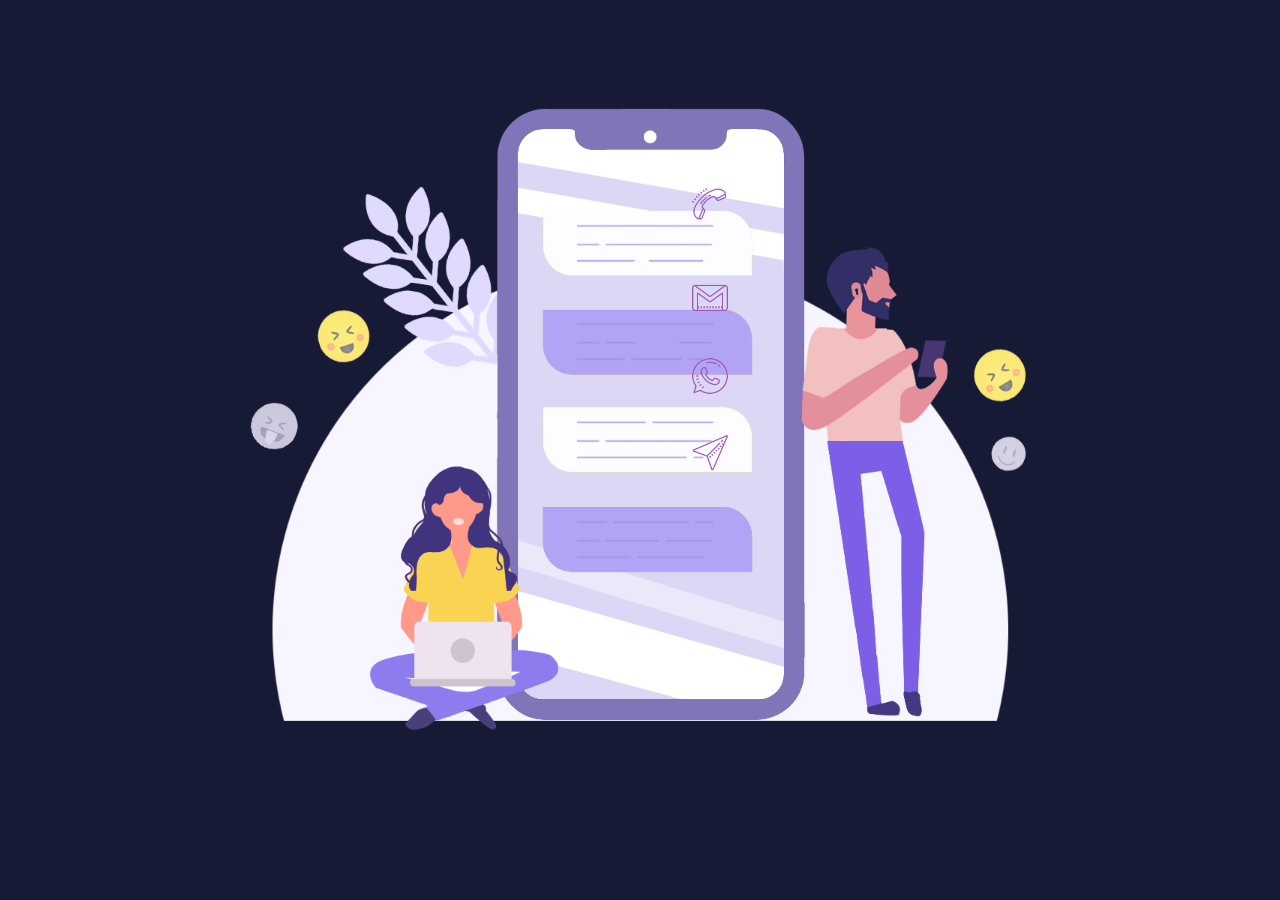
<file: conect me/index.html>
<!DOCTYPE html>
<html lang="en">
<head>
    <meta charset="UTF-8">
    <meta http-equiv="X-UA-Compatible" content="IE=edge">
    <meta name="viewport" content="width=device-width, initial-scale=1.0">
    <link href="./style.css" type="text/css" rel="stylesheet" >
    <title>conect me</title>
</head>
<body>
    <div class="sosialNetwork">
        <a href="tel:09032731209" title="09032731209"><img src="./img/call.png"></a>
        <p></p>
        <br>
        <a href="mailto:fatemehpazoki5@gmail.com" title="fatemehpazoki5@gmail.com"><img src="./img/gmail.png"></a><br>
        <a href="https://api.whatsapp.com/send?phone=989032731209"><img src="./img/whatsapp.png"></a><br>
        <a href="https://t.me/Fhigygf "title="Fhigygf"><img src="./img/telegram.png"></a><br>
         
    </div>
</body>
</html>
</file>
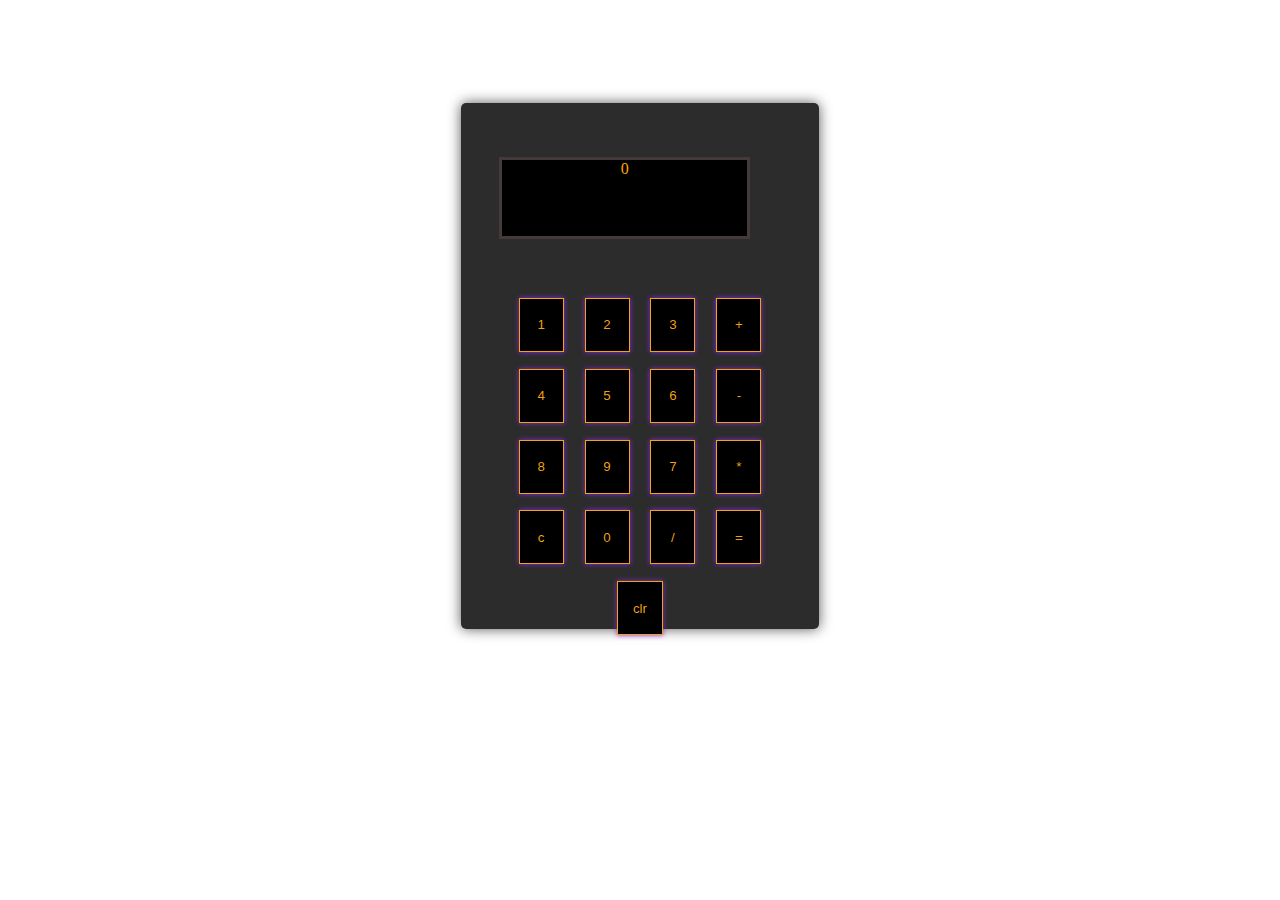
<file: my work menu/calculator/index.html>
<!DOCTYPE html>
<!--
To change this license header, choose License Headers in Project Properties.
To change this template file, choose Tools | Templates
and open the template in the editor.
-->
<html>
    <head>
        <title>TODO supply a title</title>
        <meta charset="UTF-8">
        <meta name="viewport" content="width=device-width, initial-scale=1.0">
        <link href="style/style.css" rel="stylesheet" type="text/css"/>
    </head>
    
    <body>
        <div>
            
           <!--  num1:<input type="number" id="num1">
            <br/>
            <span>num2:</span><input type="number" id="num2">
            <br/>
            <input type="button" id="click" value="click me." onclick="sum(3)"/> comment -->
            <div class="calc">
                <p id="show">0</p>
                <br/>
                <input type="button" class="click number" value="1"/>
                <input type="button" class="click number" value="2" />
                <input type="button" class="click number" value="3" />
                <input type="button" class="click number" value="+" />
                <br/>
                <input type="button" class="click number" value="4" />
                <input type="button" class="click number" value="5" />
                <input type="button" class="click number" value="6" />
                <input type="button" class="click number" value="-" />
                <br/> 
                <input type="button" class="click number" value="8" />
                <input type="button" class="click number" value="9" />
                <input type="button" class="click number" value="7" />
                <input type="button" class="click number" value="*" />
                <br/>
                <input type="button" class="click clear" value="c" />
                <input type="button" class="click number" value="0" />
                <input type="button" class="click number" value="/" />
                <input type="button" class="click result" value="=" />
                <br/>
                <input type="button" class="click clearAll" value="clr" />
            </div>
        </div>
    </body>
    <script src="javascript.js">
        // var arry=[];
        // var str=0;
        // function calc(num){
            
        //     arry[arry.length]=num;
        //     document.getElementById('show').innerHTML= num;
        //     console.log(arry);
            
            
        //     if(num === '='){
        //         if(arry[1]==='+')
        //         {
        //          var sum=arry[0]+arry[2];
        //          document.getElementById('show').innerHTML= sum;
        //         }
        //         else if(arry[1]==='-')
        //         {
        //          var sub=arry[0]-arry[2];
        //          document.getElementById('show').innerHTML= sub;
        //         }
        //         else if(arry[1]==='*')
        //         {
        //          var mul=arry[0]*arry[2];
        //          document.getElementById('show').innerHTML= mul;
        //         }
        //         else if(arry[1]==='/')
        //         {
        //          var div=arry[0]*arry[2];
        //          document.getElementById('show').innerHTML= div;
        //         }
        //         else{
        //          var end="please refresh and enter your number";
        //          document.getElementById('show').innerHTML= end;   
        //         }
        //     }
            
            
        // }
        
        
      
    </script>
</html>
</file>
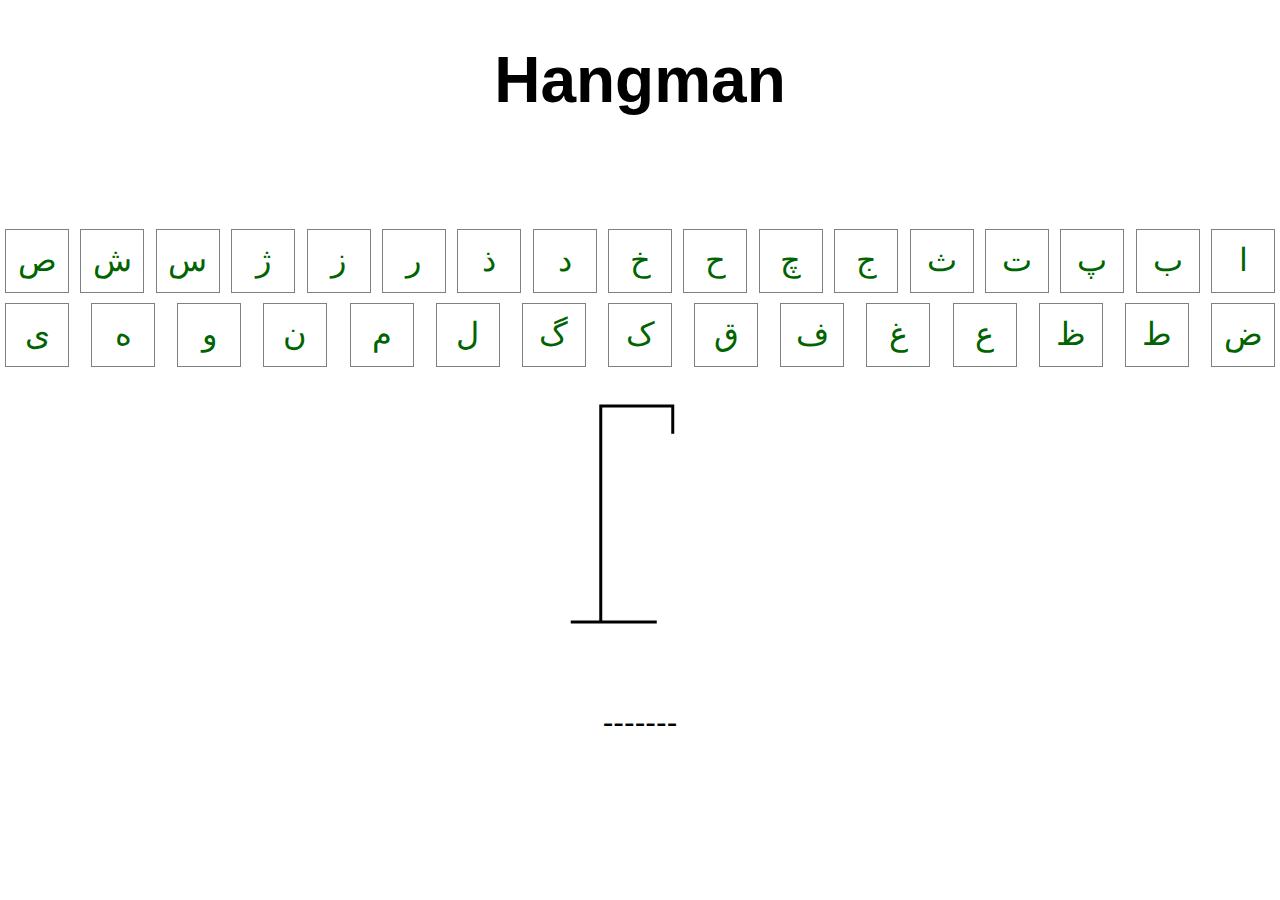
<file: my work menu/hangman/index.html>
<!DOCTYPE html>
<html lang="fa" dir="rtl">

<head>
  <meta charset="utf-8">
  <link href="style.css" rel="stylesheet">
  <title>Hangman</title>
</head>

<body>
  <h1>Hangman</h1>
  <section id="letters">
    <div class="letter" id="ا">ا</div>
    <div class="letter" id="ب">ب</div>
    <div class="letter" id="پ">پ</div>
    <div class="letter" id="ت">ت</div>
    <div class="letter" id="ث">ث</div>
    <div class="letter" id="ج">ج</div>
    <div class="letter" id="چ">چ</div>
    <div class="letter" id="ح">ح</div>
    <div class="letter" id="خ">خ</div>
    <div class="letter" id="د">د</div>
    <div class="letter" id="ذ">ذ</div>
    <div class="letter" id="ر">ر</div>
    <div class="letter" id="ز">ز</div>
    <div class="letter" id="ژ">ژ</div>
    <div class="letter" id="س">س</div>
    <div class="letter" id="ش">ش</div>
    <div class="letter" id="ص">ص</div>
    <div class="letter" id="ض">ض</div>
    <div class="letter" id="ط">ط</div>
    <div class="letter" id="ظ">ظ</div>
    <div class="letter" id="ع">ع</div>
    <div class="letter" id="غ">غ</div>
    <div class="letter" id="ف">ف</div>
    <div class="letter" id="ق">ق</div>
    <div class="letter" id="ک">ک</div>
    <div class="letter" id="گ">گ</div>
    <div class="letter" id="ل">ل</div>
    <div class="letter" id="م">م</div>
    <div class="letter" id="ن">ن</div>
    <div class="letter" id="و">و</div>
    <div class="letter" id="ه">ه</div>
    <div class="letter" id="ی">ی</div>
  </section>

  <section id="image">
    <img src="assets/hangman0.png" alt="hangman">
  </section>

  <!-- Here you will display the hint for the message. Use an underscore for each letter and a space fo a space. -->
  <section id="clue">
    <p id="clueP">________</p>
  </section>

  <!-- Show this message at the end of the game and reset the game. -->
  <section id="gameover">
    <p>پایان بازی</p>
  </section>

  <script src="script.js" defer></script>
</body>

</html>
</file>
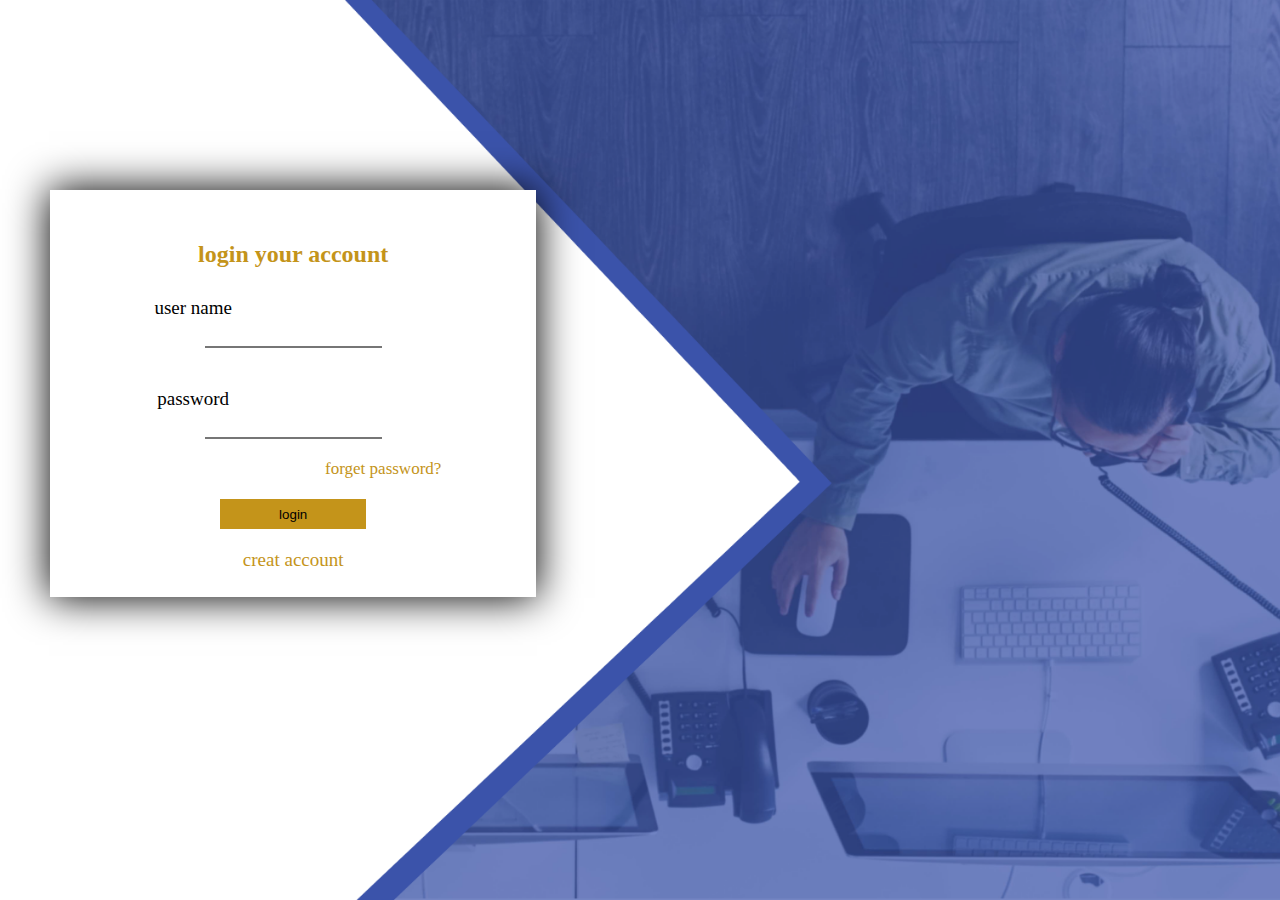
<file: my work menu/sample login2/index.html>
<!DOCTYPE html>
<html lang="en">
<head>
    <meta charset="UTF-8">
    <meta http-equiv="X-UA-Compatible" content="IE=edge">
    <meta name="viewport" content="width=device-width, initial-scale=1.0">
    <link href="./style.css" type="text/css" rel="stylesheet" >
    <title>login</title>
</head>
<body>
    <div class="fream">
    <div class="login">
        <h2>login your account</h2>
        <p>user name</p>
        <input>
        <p>password</p>
        <input><br>
        <a  href="./forget pass/index.html " id="forget" >forget password?</a></br>
        <button>login</button></br>
        <a id="creat" href="./creat account/index.html" >creat account</a>   
    </div>  
    </div>  
</body>
</html>
</file>
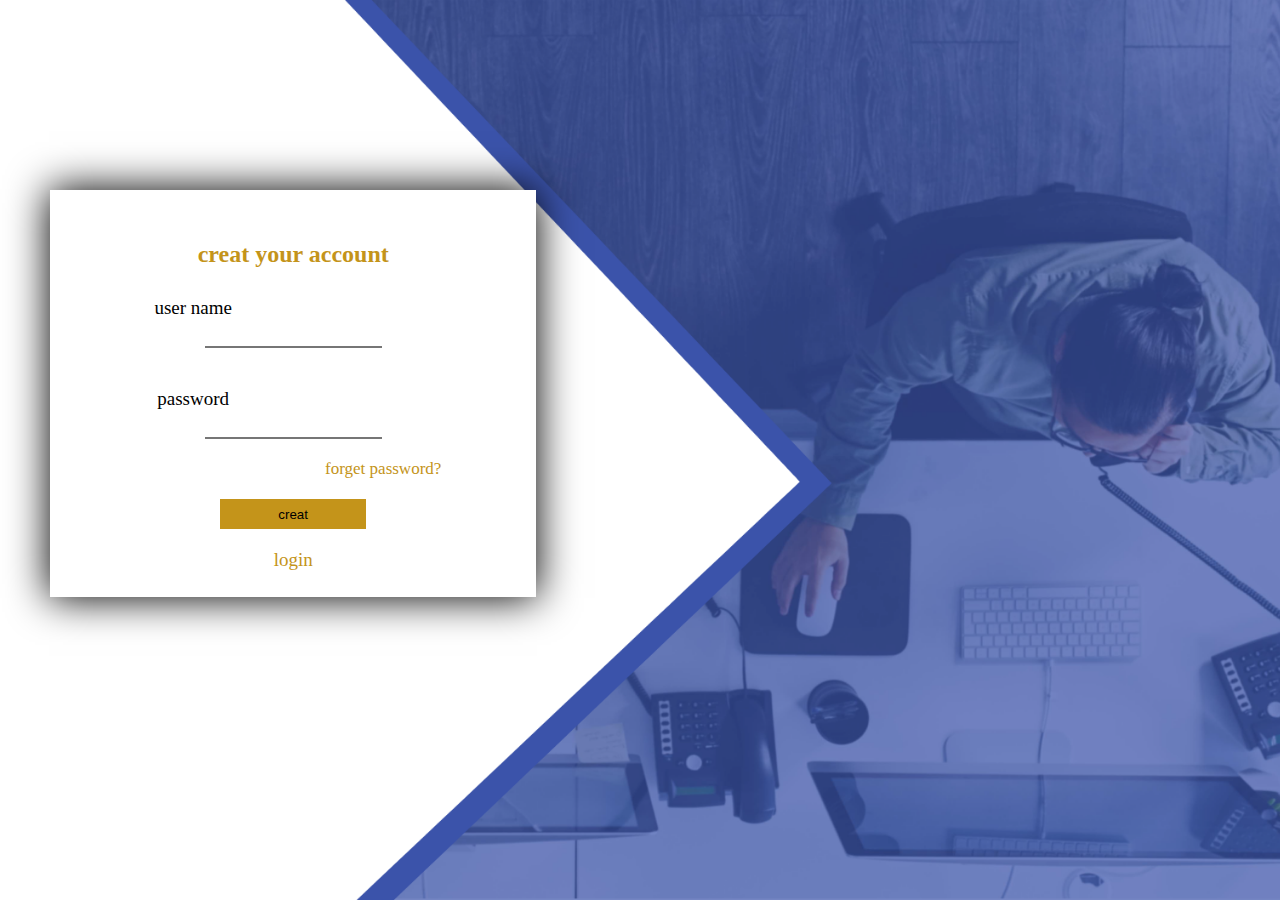
<file: my work menu/sample login2/creat account/index.html>
<!DOCTYPE html>
<html lang="en">
<head>
    <meta charset="UTF-8">
    <meta http-equiv="X-UA-Compatible" content="IE=edge">
    <meta name="viewport" content="width=device-width, initial-scale=1.0">
    <link href="./style.css" type="text/css" rel="stylesheet" >
    <title>creat account</title>
</head>
<body>
    <div class="fream">
        <div class="creat">
            <h2>creat your account</h2>
            <p>user name</p>
            <input>
            <p>password</p>
            <input></br>
            <a  href="../forget pass/index.html " id="forget" >forget password?</a></br>
            <button>creat</button></br>   
            <a id="login" href="../index.html" >login</a>
        </div>

    </div>    
</body>
</html>
</file>
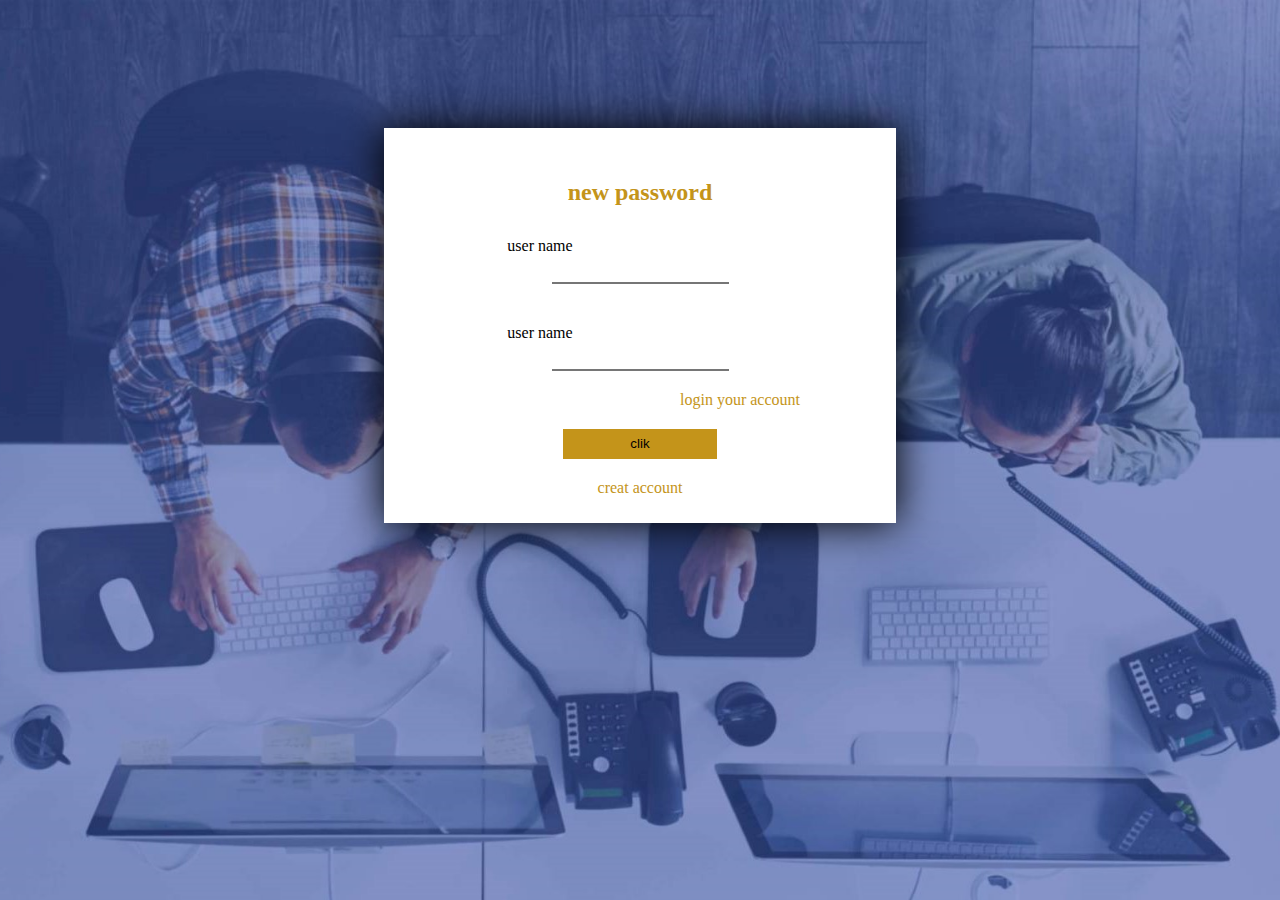
<file: my work menu/sample login2/forget pass/index.html>
<!DOCTYPE html>
<html lang="en">
<head>
    <meta charset="UTF-8">
    <meta http-equiv="X-UA-Compatible" content="IE=edge">
    <meta name="viewport" content="width=device-width, initial-scale=1.0">
    <title>forget pass</title>
    <link href="./style.css" rel="stylesheet">
</head>
<body>
    <div class="fream">
        <div class="forget">
            <h2>new password </h2>
            <p>user name</p>
            <input>
            <p>user name</p>
            <input><br>
            <a  href="../index.html" id="login">login your account</a><br>
            <button>clik</button></br>
            <a id="creat" href="../creat account/index.html" >creat account</a>    
        </div>

    </div>     
</body>
</html>
</file>
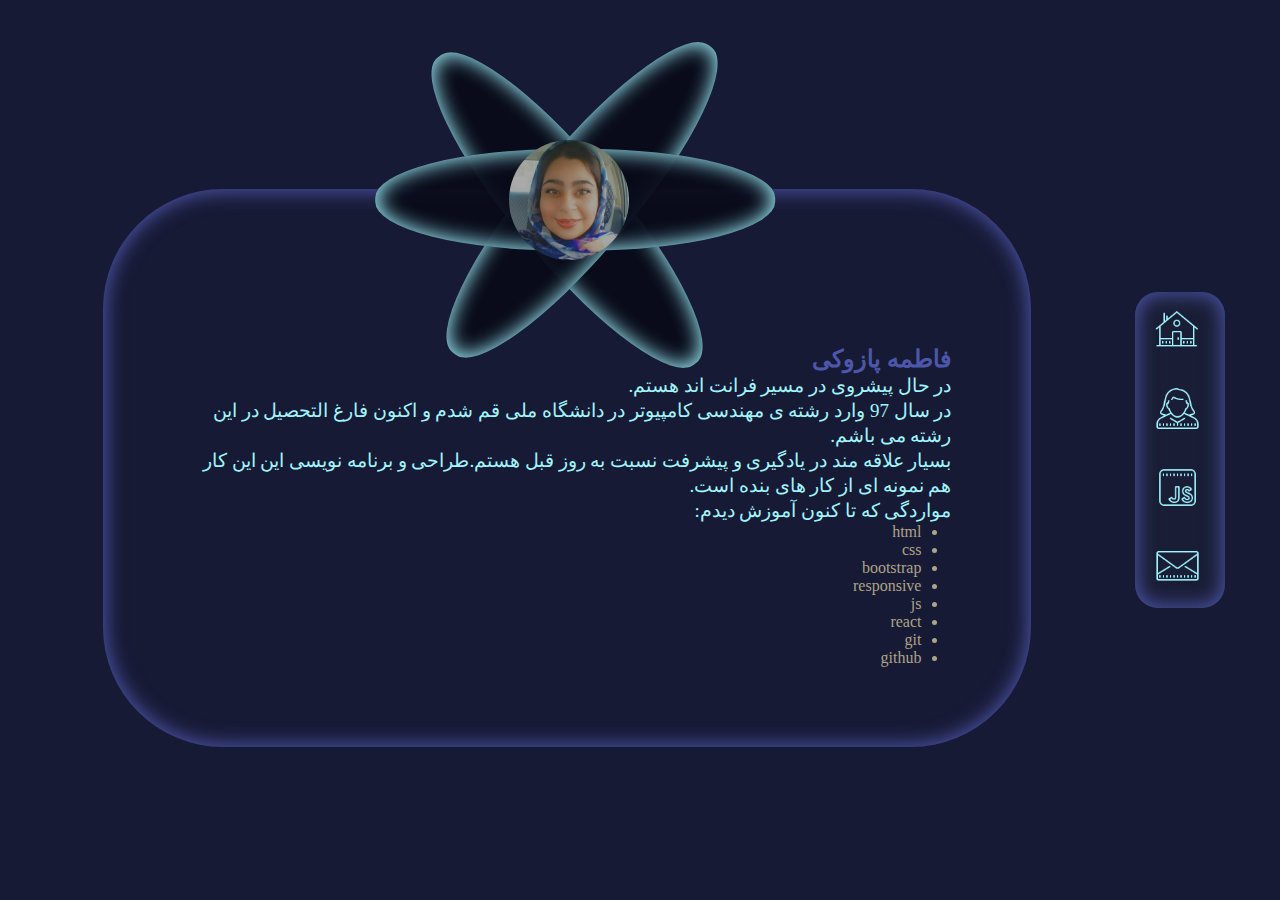
<file: first page/about fatemeh pazoki.html>
<!DOCTYPE html>
<html lang="fa" >
<head>
    <meta charset="UTF-8">
    <meta http-equiv="X-UA-Compatible" content="IE=edge">
    <meta name="viewport" content="width=device-width, initial-scale=1.0">
    <link href="./style.css" rel="stylesheet" >
    <link href="./img/fatemehpazoki.jpg" rel="icon">
    <title>about fatemeh pazoki</title>
</head>
<body>
<div class="total">
    <aside class="menu" >
        <a href="./about fatemeh pazoki.html "><img src="./img/home.png"  class="icon" title="خانه"></a>
        <a href=" "><img src="./img/female.png" class="icon" title="درباره من"></a>
        <a href="../my work menu/index.html"><img src="./img/javascript.png" class="icon" title="نمونه کار"></a>
        <a href="../conect me/index.html "><img src="./img/letter.png" class="icon" title="ارتباط با من"></a>
    </aside>
    <main >
        <div class="logo" >
            <div class="one"></div>
            <div class="two"></div>
            <div class="theri"></div>
            <img class="img" src="./img/fatemehpazoki.jpg">
        </div>

        <div dir="rtl" class="background">
            <div class="text" >
                <h2>فاطمه پازوکی</h2>
                <p >در حال پیشروی در مسیر فرانت اند هستم.<br>در سال 97 وارد رشته ی مهندسی کامپیوتر در دانشگاه ملی قم شدم و اکنون فارغ التحصیل در این رشته می باشم.<br> بسیار علاقه مند در یادگیری و پیشرفت نسبت به روز قبل هستم.طراحی و برنامه نویسی این این کار هم نمونه ای از کار های بنده است.<br>مواردگی که تا کنون آموزش دیدم: </p>
                <ul>
                    <li>html</li>
                    <li>css</li>
                    <li>bootstrap</li>
                    <li>responsive</li>
                    <li>js</li>
                    <li>react</li>
                    <li>git</li>
                    <li>github</li>
                </ul>
            </div>
        </div>
    </main>
</div>
</body>
<script>
   // alert(" این نمونه کار به علت تلاش ها و افزایش دانش روزانه مدام در حال بروز رسانی به نمونه کار های با کیفیت تری است پیشاپیش ممنون از زمانی که صرف کردید." )
</script>
</html>
</file>
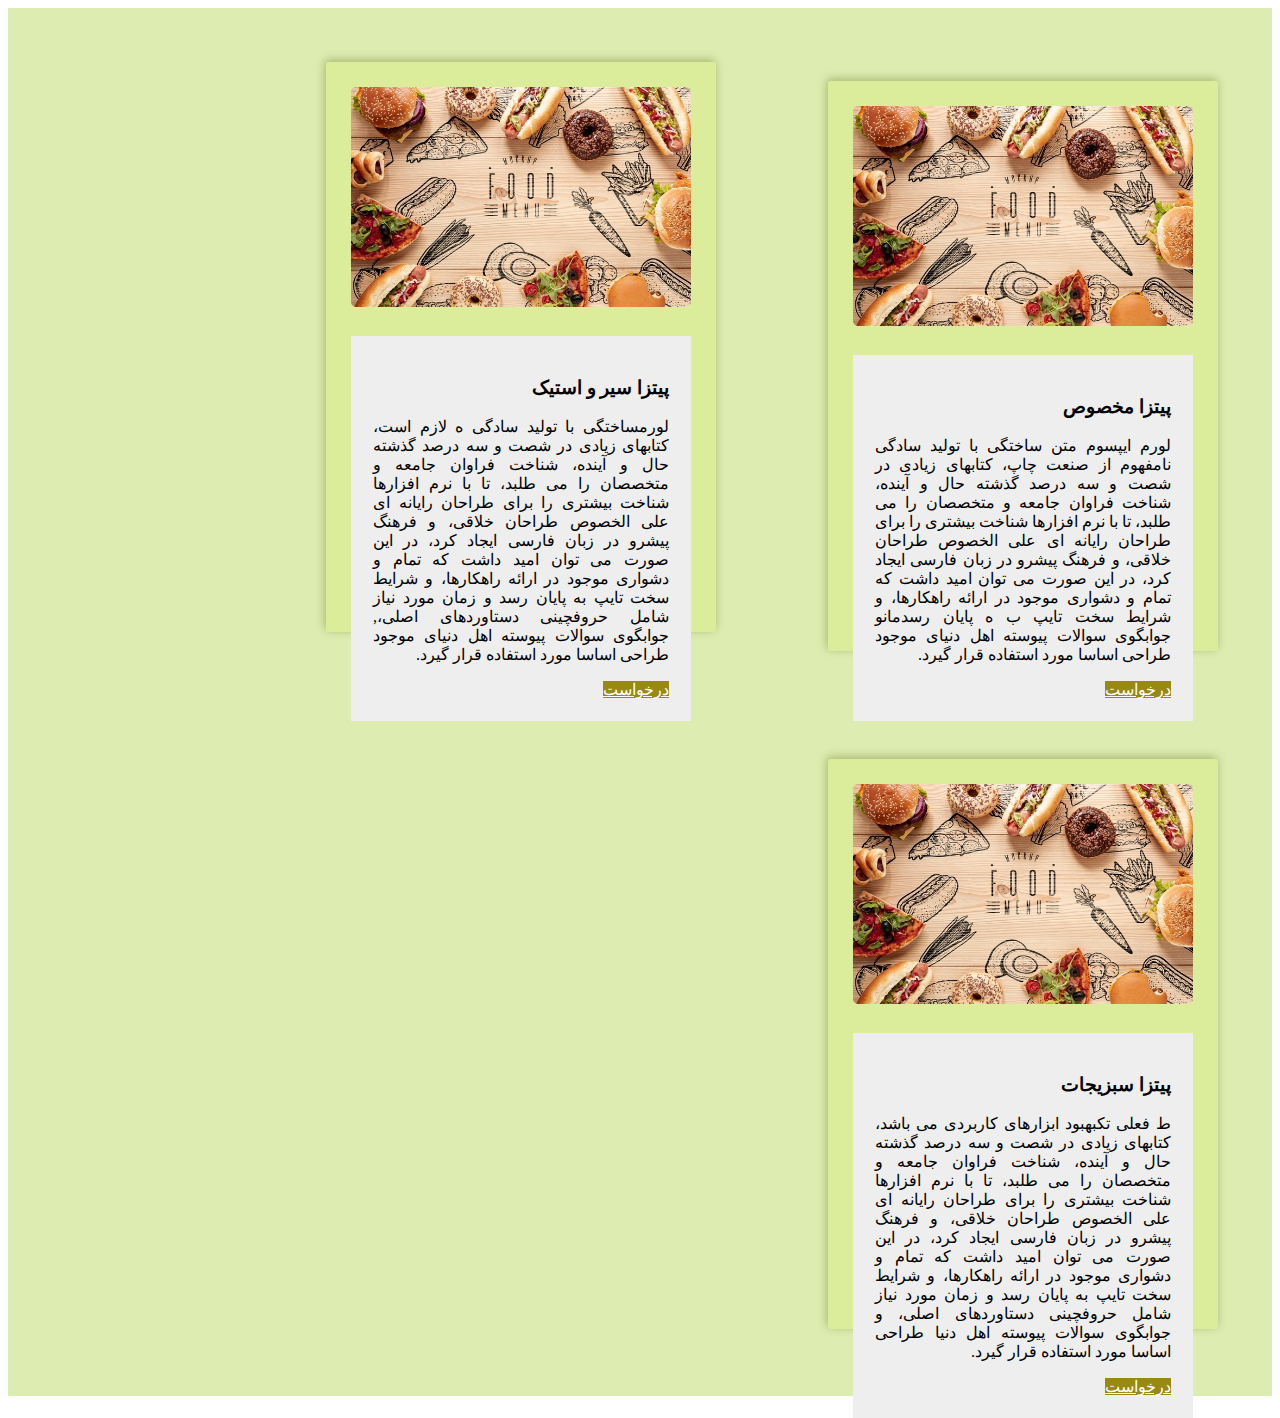
<file: my work menu/resturant/index2.html>
<!DOCTYPE html>
<!--
To change this license header, choose License Headers in Project Properties.
To change this template file, choose Tools | Templates
and open the template in the editor.
-->
<html dir="rtl" >
    <head>
        <title>TODO supply a title</title>
        <meta charset="UTF-8">
        <meta name="viewport" content="width=device-width, initial-scale=1.0">
        <link rel="stylesheet" href="./style/style2.css" type="text/css">
    </head>
    <body>
        <div class="test">
            <ul>
                <li>
                    <div class=" my-css-card " >
                        <img src="./img/1.jpg" class="card-img-top" alt="...">
                        <div class="my-css-card-body">
                            <h3 class="">پیتزا مخصوص </h3>
                            <p class="card-text">لورم ایپسوم متن ساختگی با تولید سادگی نامفهوم از صنعت چاپ، کتابهای زیادی در شصت و سه درصد گذشته حال و آینده، شناخت فراوان جامعه و متخصصان را می طلبد، تا با نرم افزارها شناخت بیشتری را برای طراحان رایانه ای علی الخصوص طراحان خلاقی، و فرهنگ پیشرو در زبان فارسی ایجاد کرد، در این صورت می توان امید داشت که تمام و دشواری موجود در ارائه راهکارها، و شرایط سخت تایپ ب ه پایان رسدمانو جوابگوی سوالات پیوسته اهل دنیای موجود طراحی اساسا مورد استفاده قرار گیرد.</p>
                            <a href="#" class="btn ">درخواست </a>
                        </div>
                    </div>
                </li>

                <li>
                    <div class=" my-css-card" >
                        <img src="./img/1.jpg" class="">
                        <div class="my-css-card-body">
                          <h3 class="">پیتزا سیر و استیک </h3>
                          <p class="card-text">لورمساختگی با تولید سادگی ه لازم است، کتابهای زیادی در شصت و سه درصد گذشته حال و آینده، شناخت فراوان جامعه و متخصصان را می طلبد، تا با نرم افزارها شناخت بیشتری را برای طراحان رایانه ای علی الخصوص طراحان خلاقی، و فرهنگ پیشرو در زبان فارسی ایجاد کرد، در این صورت می توان امید داشت که تمام و دشواری موجود در ارائه راهکارها، و شرایط سخت تایپ به پایان رسد و زمان مورد نیاز شامل حروفچینی دستاوردهای اصلی،,     جوابگوی سوالات پیوسته اهل دنیای موجود طراحی اساسا مورد استفاده قرار گیرد.</p>
                          <a href="#" class="btn ">درخواست </a>
                        </div>
                    </div>
                </li>
                <li>
                    <div class=" my-css-card" >
                        <img src="./img/1.jpg" class="card-img-top" alt="...">
                        <div class="my-css-card-body">
                          <h3 class="">  پیتزا سبزیجات</h3>
                          <p class="card-text">ط فعلی تکبهبود ابزارهای کاربردی می باشد، کتابهای زیادی در شصت و سه درصد گذشته حال و آینده، شناخت فراوان جامعه و متخصصان را می طلبد، تا با نرم افزارها شناخت بیشتری را برای طراحان رایانه ای علی الخصوص طراحان خلاقی، و فرهنگ پیشرو در زبان فارسی ایجاد کرد، در این صورت می توان امید داشت که تمام و دشواری موجود در ارائه راهکارها، و شرایط سخت تایپ به پایان رسد و زمان مورد نیاز شامل حروفچینی دستاوردهای اصلی، و جوابگوی سوالات پیوسته اهل دنیا طراحی اساسا مورد استفاده قرار گیرد.</p>
                          <a href="#" class="btn ">درخواست </a>
                        </div>
                    </div> 
                </li>
            </ul>
        </div>  
    </body>
</html>
</file>
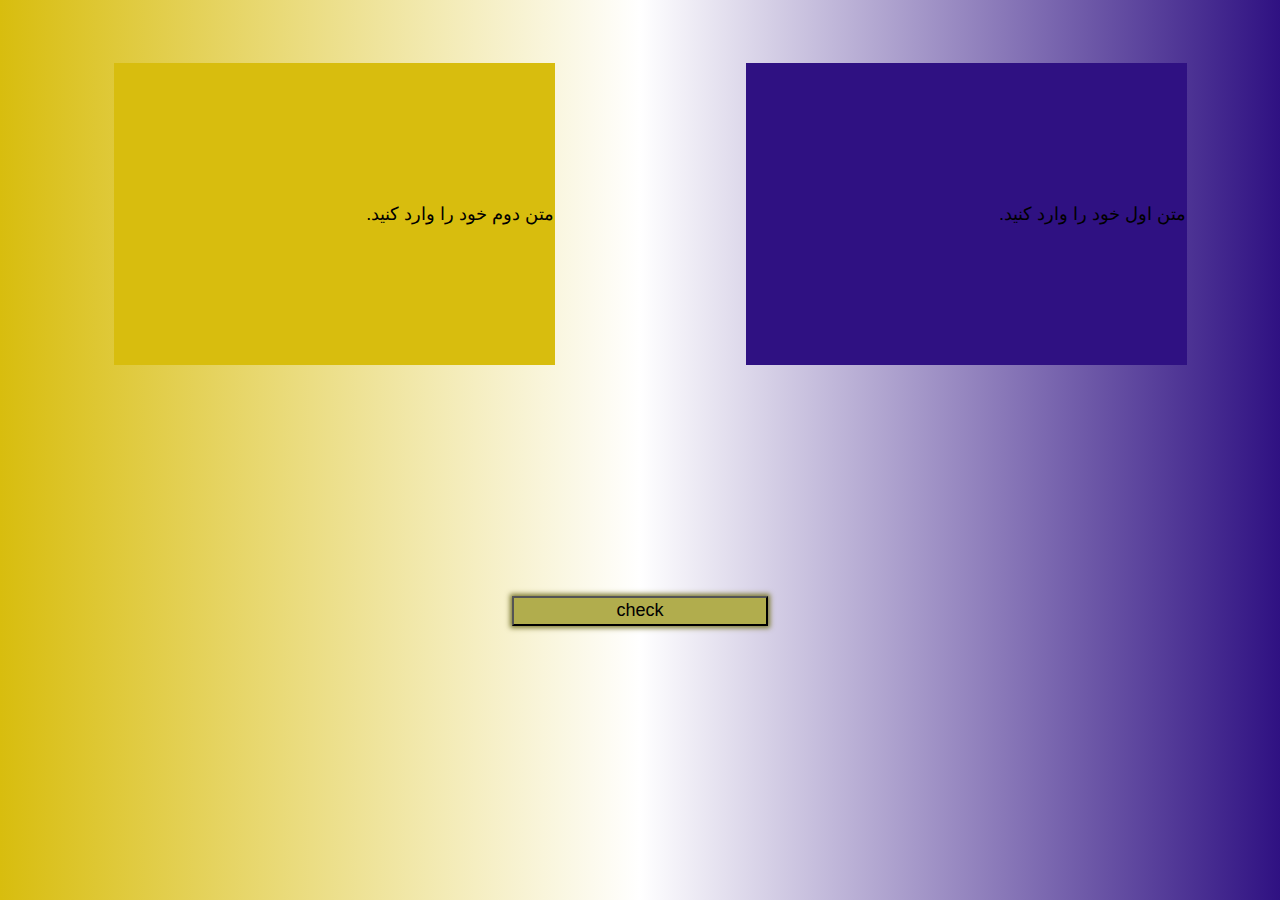
<file: my work menu/textChecker/textChecker.html>
<!DOCTYPE html>                                        
<html lang="fa" dir="rtl">
<head>
    <meta charset="UTF-8">
    <meta http-equiv="X-UA-Compatible" content="IE=edge">
    <meta name="viewport" content="width=device-width, initial-scale=1.0">
    <link href="textChecker.css" rel="stylesheet"  type="text/css"  />
    <title>text checker</title>
</head>
<body>
    
    <div class="right">
        <input type="text" id="inputRight"  value="متن اول خود را وارد کنید."/><br><br><br><br><br><br><br>
        <p class="showR"></p>
    </div>   
    <div class="left">
        <input id="inputLeft" value="متن دوم خود را وارد کنید. " /><br><br><br><br><br><br><br>
        <p class="showL"></p>
    </div><br><br><br><br><br><br>
<button id="checkButton" onclick="check()" type="button" >check</button>

</body>
<script src="textChecker.js" ></script>
</html>
</file>
<file: conect me/style.css>
*{
    margin: 0px;
    padding: 0px;
    box-sizing: border-box;
}
body{
    width: 100%;
    background-color: #171a35;
      background-image: url("./img/back.png");
    background-attachment: fixed;
    background-size: contain;
    background-repeat: no-repeat; 
    background-position: center;
    text-align: center;
}
.sosialNetwork{
    margin-top: 185px;
}
.sosialNetwork img{
    width: 38px;
    margin: 0px 0px 35px 140px;
}
</file>
<file: my work menu/calculator/style/style.css>
body{
    margin: 0px;
    padding: 0px;
    text-align: center;
}
.calc{
   margin-left: 36%;
    background-color: #070707d9;
    border-radius: 5px;
    box-shadow: 0px 0px 13px #5a5555;
    width: 28%;
    text-align: center;
    height: 526px;
    margin-top: 103px;
    padding: 3%;
    box-sizing: border-box;
}
.click{
    color: #f9a70ffa;
    background-color: black;
    border: 1px solid;
    margin: 3%;
    width: 16%;
    height: 54px;
    box-shadow: 0px 0px 5px blueviolet;
    cursor: pointer;
}
#show{
   width: 87%;
    height: 76px;
    color: orange;
    background-color: black;
    margin-bottom: 32px;
    border: 3px solid #443a3a;
}
</file>
<file: my work menu/hangman/style.css>
/* WEB230 Final Project - Hangman Game */

* {
   box-sizing: border-box;
}

html {
   height: 100%;
   margin: 0;
}

body {
   margin: 0;
   display: grid;
   grid-template-rows: 6em auto 300px 6rem 2rem;
   align-content: flex-start;
   height: 100%;
   text-align: center;
   font-size: 2rem;
   font-family: Helvetica, Arial, sans-serif;
}

h1 {
   text-align: center;
}

#letters {
   display: flex;
   flex-wrap: wrap;
   justify-content: space-between;
   margin: 1em 0;
   font-family: 'Comic Sans MS', sans-serif;
}

#letters div {
   margin: 5px;
   padding-top: 0.5em;
   border: 1px solid gray;
   color: darkgreen;
   width: 2em;
   height: 2em;
   line-height: 0.9;
   overflow: hidden;
   cursor: pointer;
}

#letters div:hover {
   background-color: palegreen;
}

#clue p {
   margin: 0;
   font-size: 3rem;
   letter-spacing: 0.5em;
   font-family: 'Comic Sans MS', sans-serif;
}

/* 
This class will grey out the letters as they are used. 
Just add the class "used".
*/
#letters div.used {
   background-color: lightgray;
   opacity: 0.5;
}

section#image {
   text-align: center;
}

/* 
Display the message when the game is over. 
Hide it at the beginning. 
*/
section#gameover p {
   text-align: center;
   font-size: 1rem;
   display: none;
}

/* WEB230 Final Project Winter 2021 */
</file>
<file: my work menu/sample login2/style.css>
*{
    margin: 0px;
    padding: 0px;
    box-sizing: border-box;
    
}
body{
    background-image: url(./img/back.png);
    background-attachment: fixed;
    background-size: cover;
    width: 100%;
    background-position: center;
    

}
.fream{
    width: 38%;
    box-shadow: 0px 0px 39px 1px black;
    margin: 190px 0px 0px 50px;
    padding:4% 0% 2% 0%;
    text-align: center;
    background-color: white;
   

}
.login h2{
    color: #c4941a;
    margin-bottom: 6%;
}
.login p{
    margin:20px 0px 10px -200px;
    font-size: 19px;
}
.login input{
    border-top: 0px;
    border-left: 0px;
    border-right: 0px;
    outline: none;
    margin-bottom: 20px;
}
#forget{
    color:#c4941a ;
    text-decoration: none;
    margin-right:  -180px;
    font-size: 17px;
    
}

.login button{
    width: 30%;
    height: 30px;
    background-color:#c4941a;
    color: black;
    cursor: pointer;margin: 20px 0px 20px 0px;
    border: none;
}
.login button:hover{
    box-shadow: 0px 0px 7px 4px #ab821b;
}
#creat{
    color:#c4941a ;
    text-decoration: none; 
    font-size: 19px;  
}

@media screen and (max-width:1024px) {
    .fream{
        width: 40%;
        box-shadow: 0px 0px 39px 1px #020000;
        margin: 205px 0px 0px 20px;
        padding:4% 0% 2% 0%;
        text-align: center;
        background-color: white;
    }
}
@media  screen and (max-width:768px) {
    .fream{
        width: 60%;
        box-shadow: 0px 0px 39px 1px #020000;
        margin: 200px 0px 0px 20px;
        padding:4% 0% 2% 0%;
        text-align: center;
        background-color: white;
       
    
    }
    
}
</file>
<file: my work menu/sample login2/creat account/style.css>
*{
    margin: 0px;
    padding: 0px;
    box-sizing: border-box;
    
}
body{
    background-image: url(./img/back.png);
    background-attachment: fixed;
    background-size: cover;
    width: 100%;
    background-position: center;
    

}
.fream{
    width: 38%;
    box-shadow: 0px 0px 39px 1px black;
    margin: 190px 0px 0px 50px;
    padding:4% 0% 2% 0%;
    text-align: center;
    background-color: white;
   

}
.creat h2{
    color: #c4941a;
    margin-bottom: 6%;
}
.creat p{
    margin:20px 0px 10px -200px;
    font-size: 19px;
}
.creat input{
    border-top: 0px;
    border-left: 0px;
    border-right: 0px;
    outline: none;
    margin-bottom: 20px;
}
#forget{
    color:#c4941a ;
    text-decoration: none;
    margin-right:  -180px;
    font-size: 17px;
    
}

.creat button{
    width: 30%;
    height: 30px;
    background-color:#c4941a;
    color: black;
    cursor: pointer;margin: 20px 0px 20px 0px;
    border: none;
}
.creat button:hover{
    box-shadow: 0px 0px 7px 4px #ab821b;
}
#login{
    color:#c4941a ;
    text-decoration: none; 
    font-size: 19px;  
}

@media screen and (max-width:1024px) {
    .fream{
        width: 40%;
        box-shadow: 0px 0px 39px 1px #020000;
        margin: 205px 0px 0px 20px;
        padding:4% 0% 2% 0%;
        text-align: center;
        background-color: white;
    }
}
@media  screen and (max-width:768px) {
    .fream{
        width: 60%;
        box-shadow: 0px 0px 39px 1px #020000;
        margin: 200px 0px 0px 20px;
        padding:4% 0% 2% 0%;
        text-align: center;
        background-color: white;
       
    
    }
    
}
</file>
<file: my work menu/sample login2/forget pass/style.css>
*{
    margin: 0px;
    padding: 0px;
    box-sizing: border-box;
}
body{
    background-image: url(./img/back.jpg);
    background-attachment: fixed;
    background-size: cover;
    width: 100%;
    background-position: center;
    text-align: center;
    
    

}
.fream{
    width: 40%;
    box-shadow: 0px 0px 39px 1px black;
    padding:4% 0% 2% 0%;
    text-align: center;
    background-color: white;
    margin:10% auto;
}
.forget h2{
    color: #c4941a;
    margin-bottom: 6%;
}
.forget p{
    margin:20px 0px 10px -200px;
    
}
.forget input{
    border-top: 0px;
    border-left: 0px;
    border-right: 0px;
    outline: none;
    margin-bottom: 20px;
}
#login{
    color:#c4941a ;
    text-decoration: none;
    margin-right:  -200px;
}

.forget button{
    width: 30%;
    height: 30px;
    background-color:#c4941a;
    color: black;
    cursor: pointer;margin: 20px 0px 20px 0px;
    border: none;
}
.forget button:hover{
    box-shadow: 0px 0px 7px 4px #ab821b;
}
#creat{
    color:#c4941a ;
    text-decoration: none;   
}
@media screen and (max-width:1024px) {
    .fream{
        width: 50%;
        box-shadow: 0px 0px 39px 1px #020000;
        margin:10% auto;
        padding:4% 0% 2% 0%;
        text-align: center;
        background-color: white;
    }
}
@media  screen and (max-width:768px) {
    .fream{
        width: 60%;
        box-shadow: 0px 0px 39px 1px #020000;
        margin:10% auto;
        padding:4% 0% 2% 0%;
        text-align: center;
        background-color: white;
       
    
    }
    #login{
        color:#c4941a ;
        text-decoration: none;
        margin-right:  -150px;
    }
    
}
</file>
<file: first page/style.css>
*{
    margin: 0px;
    padding: 0px;
    width: 100%;
    
}
body{

    background-color:#171a35 ;
    
   
}
.total{
    display: flex;
    flex-direction: row-reverse;
    justify-content: space-evenly;
    height: 100vh;
}
aside{
    width: 7%;
    background-color: #191e35f0;
    border-radius: 23px;
    box-shadow: inset 0px 0px 20px 2px #4d57aa;
    display: flex;
    flex-direction: column;
    justify-content: space-evenly;
    align-items: center;
    align-self: center;
}
.icon{
    height: 13%;
    width: 50%;
    margin: 15px 20px;
    transition: width 0.5s, height 0.5s;
}
@keyframes icon{
    0%{transform: rotateY(0deg);}
    100%{transform:rotateY(360deg);}
}
.icon:hover{
    
    width: 66%;
    height: 15%;
    margin-left: 15px;
    animation:4s ease  icon ;
    border-radius: 5px;
    box-shadow: 0px 0px 3px 1px white;
}
main{
    width: 80%;
    display: flex;
    flex-direction: column;

}
.logo{
    position: relative;
}
.one, .two, .theri{
    width: 10%;
    height: 400px;
    background-color: #090b18f0;
    border-radius: 48%;
    box-shadow: inset 0px 0px 20px 2px #a1f5ff;
    margin: 0px auto;
    display: inline-block;
    z-index: 0;
}
.one{
    transform: rotate(-40deg);
    margin-left: 45%;
    margin-bottom: -3%;
}

.two{
    margin-bottom: -2%;
    margin-left: -9%;
    transform: rotate(40deg);
}

.theri{
    margin-left: -11%;
    transform: rotate(90deg);
    margin-bottom: -2%;
}
.img{
    width: 120px;
    height: 120px;
    z-index: 1;
    border-radius: 50%;
    margin-top: 140px;
    margin-left: -118px;
    position: absolute;
}
.background{
    width: 75%;
    height: 450px;
    border-radius: 120px;
    box-shadow: inset 0px 0px 20px 2px #4e58ad;
    transform: translateY(-195px);
    z-index: -1;
    padding: 80px;
    margin: 0px auto;
   
}
.text{
    margin-top: 10%;
    
}
.text h2{
    color: #4d57aa;
    
}
.text p{
    color: #a1f5ff;
    font-size: 19px;
    line-height: 25px;
    
}

.text li{
    color: #ada487;
    margin-right: 30px;
}
@media (max-width:768px) {
    .total{
        display: flex;
        flex-direction: column;
        justify-content:space-between;
        
    }
    main{
        margin-left: 6%;
    }
    .background{
        width: 75%;
        border-radius: 79px;
        box-shadow: inset 0px 0px 20px 2px #4e58ad;
        z-index: -1;
        padding: 51px;
        margin: 5%;
        transform: translateY(0px);
    }
    aside{
        width: 50%;
        display: flex;
        flex-direction: row-reverse;
        justify-content: space-evenly;
        align-items: center;
        margin-top: 10px;
    }
    .one,.two , .theri{
        display: none;
    }
    .img{
        width: 80px;
        height: 80px;
        margin-top: 0px;
        margin-left: 50px;
        position: absolute;      
    }
    
}
</file>
<file: my work menu/resturant/style/style2.css>
.test{
    background-color: #d0e593b8;
    
}
.test ul{
    padding: 0px;
    margin: 0px;
}
.test li{
    display: inline-block;
    margin: 54px;
   
    
}
.test li:hover{
    transform:scale (1.5,1.2);
}
.test img {
    width: 340px;
    height: 220px;
    margin: 25px;
    display: inline-block;
    border-radius: 5px;
    
}
.test a{
    margin: auto;
    color: #fff;
    background-color: #988814;
    border-color: #998916;
}
.test a:hover{
    background-color: #7aad00d4;
    border-color: #538f1c;

}
.my-css-card{
    background-color: #dbed91b5;
    border-radius: 3px;
    box-shadow:-1px -2px 10px #a6b46d;
    width: 390px;
    height: 570px;
    
}
.my-css-card:hover{
    transform: scale(1.2,1)
}
.my-css-card h5{
    text-align: center;
}
.my-css-card p{
 color: black;   
}
.my-css-card-body{
    padding: 22px;
    margin: 0px 25px 25px 25px;
    text-align: justify;
    background-color: #eeeeee;

}
</file>
<file: my work menu/textChecker/textChecker.css>
*{
    padding:0px;
    margin: 0px;
    width: 100%;
    font-size: large;
    font-weight: 300;
}
body{
    background-image: linear-gradient(to left,rgb(47, 17, 130),rgb(255, 255, 255),rgb(216, 189, 14));   

}

.left , .right{
    width: 49%;
    display: inline-block;
    margin:auto ;
    text-align: center;
}

.left input , .right input{
    height: 300px;
    width: 70%;
    margin-top:10%;
    border: none;
    outline: none;
    padding: 1px;

}
.left input{
    background-color:rgb(216, 189, 14) ;
}
.right input{
    background-color: rgb(47, 17, 130);
}
p {
    display: inline;

}
button{
    width: 20%;
    height: 30px;
    box-shadow: 0px 0px 5px 2px rgb(123, 120, 46);
    background-color: rgb(177, 173, 77);
    margin: 0px 40%;
}
</file>
